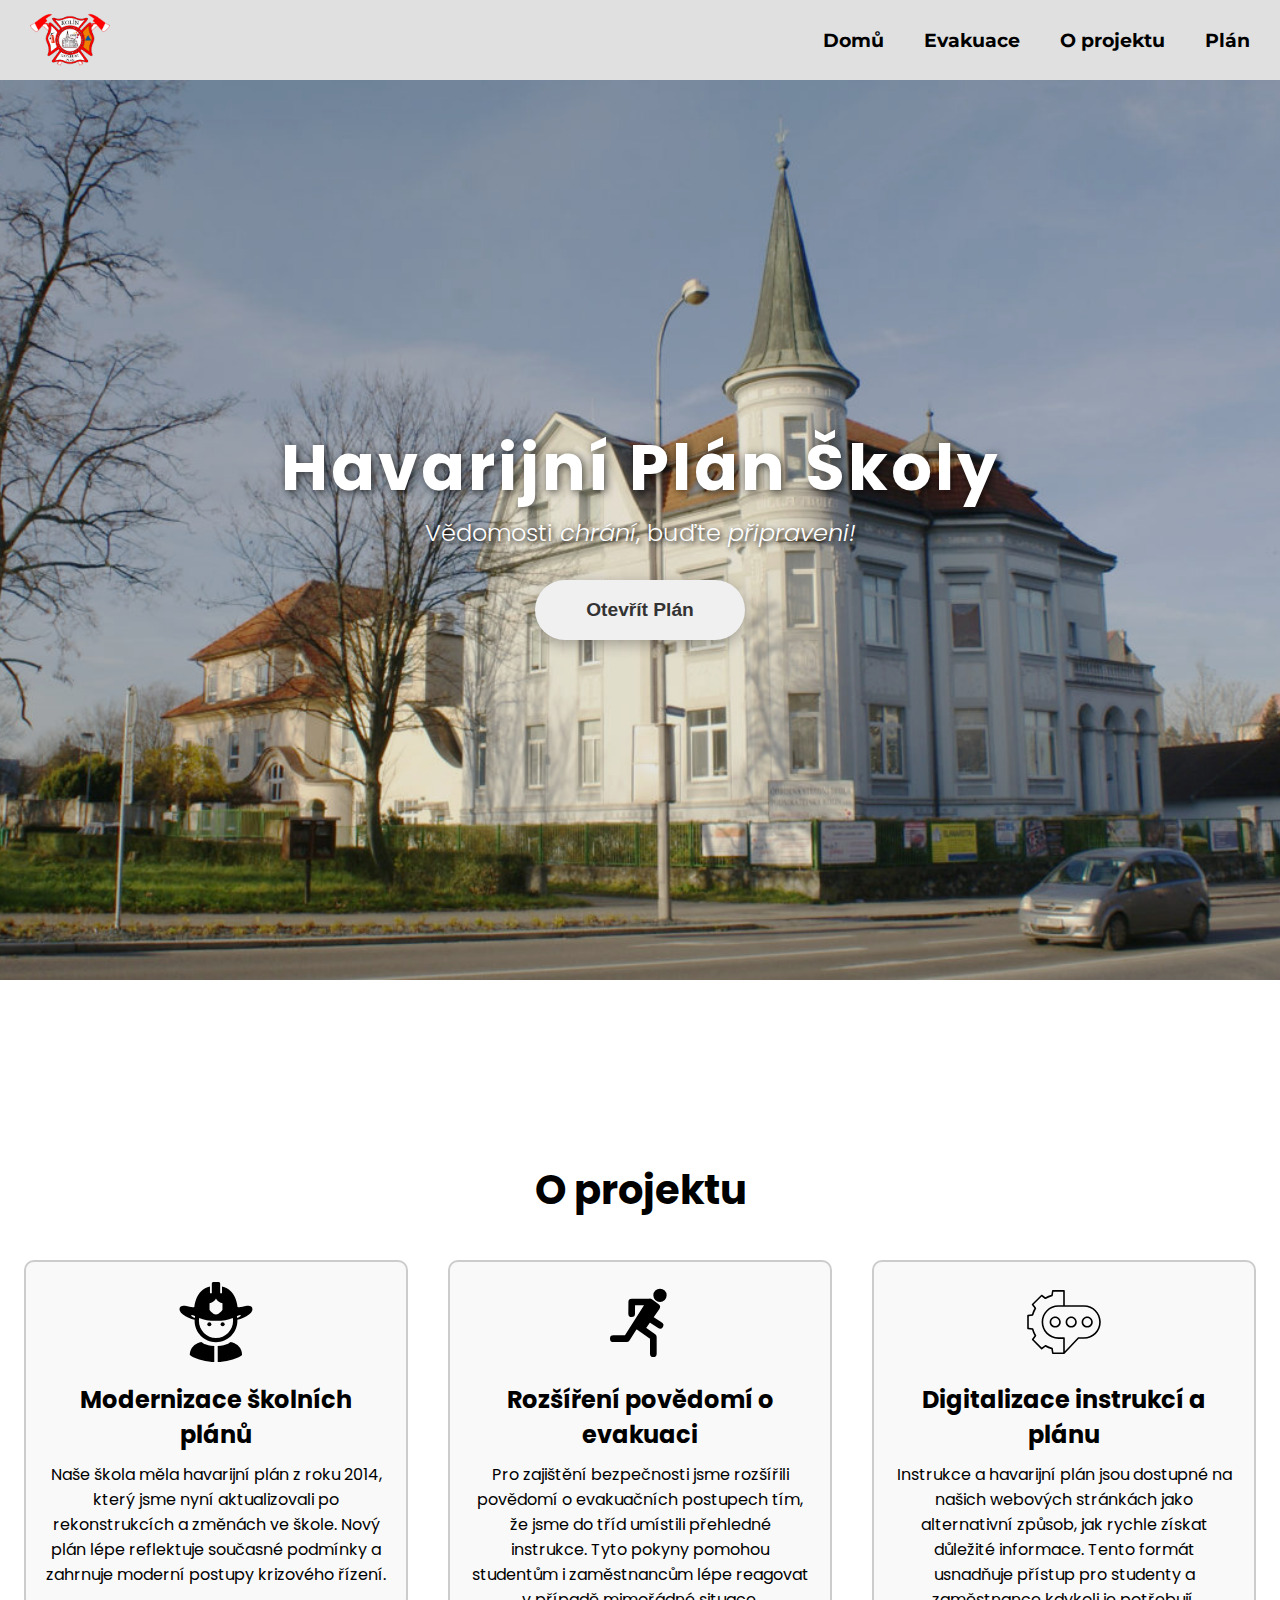
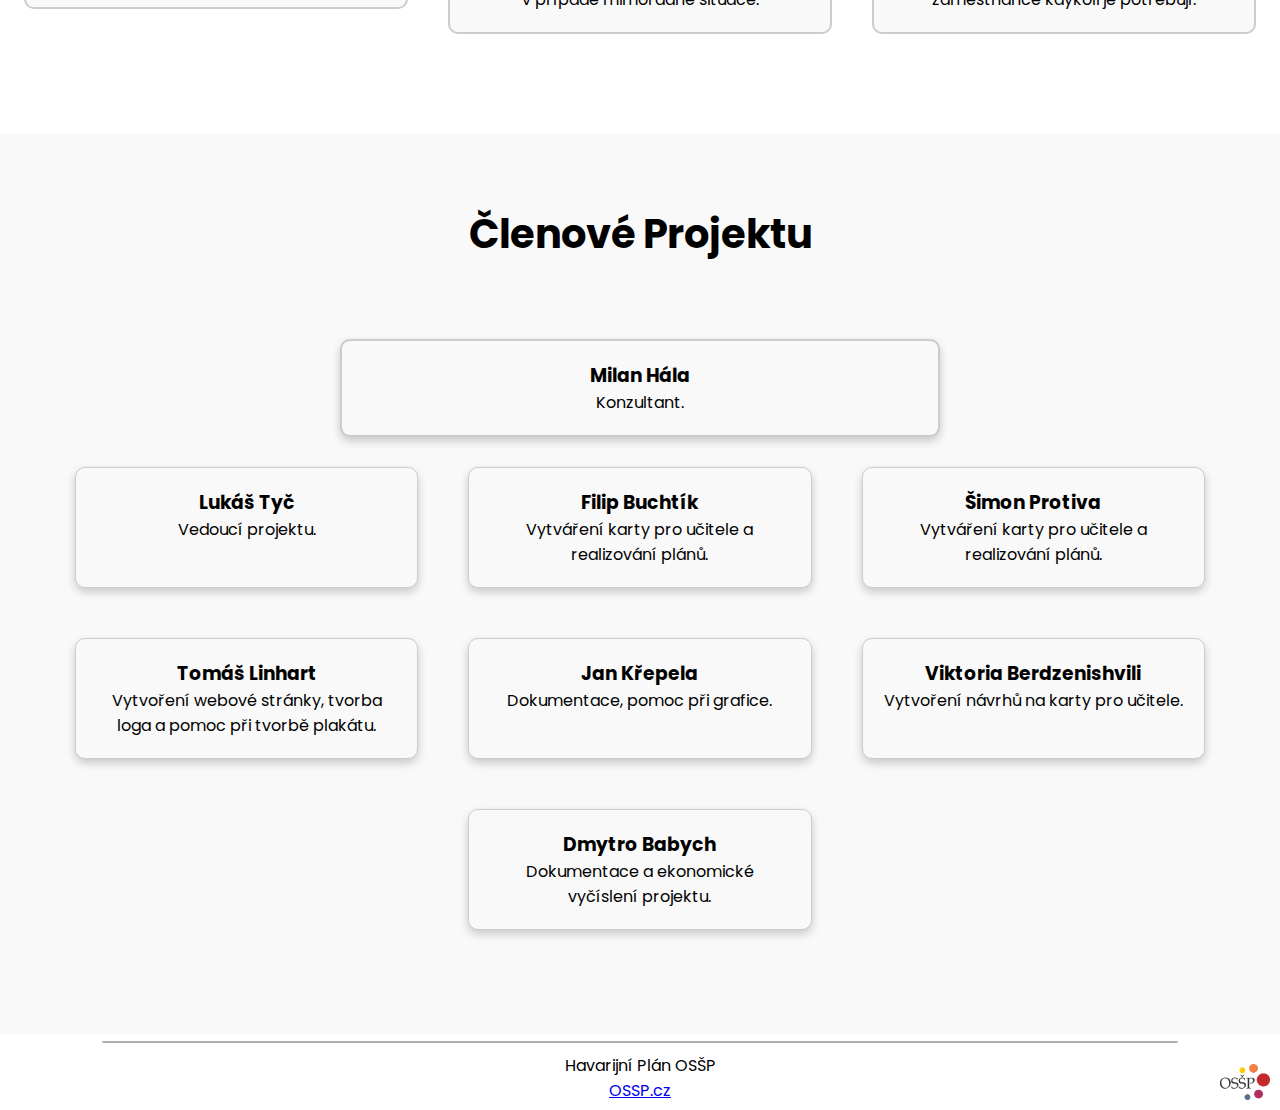
<file: index.html>
<!DOCTYPE html>
<html lang="cs">

<head>
    <meta charset="UTF-8">
    <meta name="viewport" content="width=device-width, initial-scale=1.0">
    <link href="https://fonts.googleapis.com/css2?family=Poppins:wght@400;700&display=swap" rel="stylesheet">
    <link href="https://fonts.googleapis.com/css2?family=Montserrat:wght@400;700&display=swap" rel="stylesheet">
    <link rel="icon" type="image/x-icon" href="img/iconicon.ico">
    <title>• Domov</title>
    <link rel="stylesheet" href="styles.css">
</head>

<body>
    <header>
        <img src="img/logo.webp" alt="Logo" class="logo" draggable="false">
        <div class="hamburger" id="hamburger" onclick="toggleMenu()">&#9776;</div>
        <nav id="nav-menu">
            <ul>
                <li><a href="index.html">Domů</a></li>
                <li><a href="evakuace.html">Evakuace</a></li>
                <li><a href="#onas" onclick="closeMenu()">O projektu</a></li>
                <li><a href="plan.html">Plán</a></li>
            </ul>
        </nav>
    </header>    

    <!-- Landing Section -->
    <section class="landing">
        <div class="content">
            <h1>Havarijní Plán Školy</h1>
            <p style="text-shadow: 2px 2px 5px rgba(0, 0, 0, 1);">Vědomosti <em>chrání</em>, buďte <em>připraveni!</em></p>
            <button class="primary-button" onclick="location.href='plan.html';">Otevřít Plán</button>
        </div>
    </section><br><br><br><br>


    <!-- O nás Section -->
    <section id="onas">
        <h2>O projektu</h2>
        <div class="bubble-section">
            <!-- Bubliny pro informace -->
            <div class="bubble">
                <img src="img/fighter.svg" alt="Ikona 1" draggable="false">
                <h3>Modernizace školních plánů</h3>
                <p>Naše škola měla havarijní plán z roku 2014, který jsme nyní aktualizovali po rekonstrukcích a změnách ve škole. 
                Nový plán lépe reflektuje současné podmínky a zahrnuje moderní postupy krizového řízení.</p>
            </div>
            <div class="bubble">
                <img src="img/run.svg" alt="Ikona 2" draggable="false">
                <h3>Rozšíření povědomí o evakuaci</h3>
                <p>Pro zajištění bezpečnosti jsme rozšířili povědomí o evakuačních postupech tím, že jsme do tříd umístili přehledné instrukce. 
                Tyto pokyny pomohou studentům i zaměstnancům lépe reagovat v případě mimořádné situace.</p>
            </div>
            <div class="bubble">
                <img src="img/dig.svg" alt="Ikona 3" draggable="false">
                <h3>Digitalizace instrukcí a plánu</h3>
                <p>Instrukce a havarijní plán jsou dostupné na našich webových stránkách jako alternativní způsob, jak rychle získat důležité informace. 
                Tento formát usnadňuje přístup pro studenty a zaměstnance kdykoli je potřebují.</p>
            </div>
        </div><br><br><br><br>

    <section id="members">
        <h2>Členové Projektu</h2>
        <div class="members-container">
            <div class="large-member-card">
                <h3>Milan Hála</h3>
                <p>Konzultant.</p>
            </div>
            <div class="members-grid">
                <div class="member-card">
                    <h3>Lukáš Tyč</h3>
                    <p>Vedoucí projektu.</p>
                </div>
                <div class="member-card">
                    <h3>Filip Buchtík</h3>
                    <p>Vytváření karty pro učitele a realizování plánů.</p>
                </div>
                <div class="member-card">
                    <h3>Šimon Protiva</h3>
                    <p>Vytváření karty pro učitele a realizování plánů.</p>
                </div>
                <div class="member-card">
                    <h3>Tomáš Linhart</h3>
                    <p>Vytvoření webové stránky, tvorba loga a pomoc při tvorbě plakátu.</p>
                </div>
                <div class="member-card">
                    <h3>Jan Křepela</h3>
                    <p>Dokumentace, pomoc při grafice.</p>
                </div>
                <div class="member-card">
                    <h3>Viktoria Berdzenishvili</h3>
                    <p>Vytvoření návrhů na karty pro učitele.</p>
                </div>
                <div class="member-card member-7">
                    <h3>Dmytro Babych</h3>
                    <p>Dokumentace a ekonomické vyčíslení projektu.</p>
                </div>
            </div>
        </div>
    </section>
    <footer>
        <div class="footer-content">
            <hr style="border: 0.1em solid rgb(173, 173, 173); width: 85%; margin: 0 auto 10px auto; border-radius: 8px;">
            <p>Havarijní Plán OSŠP</p>
            <a href="https://www.ossp.cz" target="_blank">OSSP.cz</a>
            <img src="img/ossp.webp" alt="OSSP" class="footer-logo" draggable="false">
        </div>
    </footer>
    </section>
    </div>
    <script>
        function toggleMenu() {
            const navMenu = document.getElementById('nav-menu');
            navMenu.classList.toggle('active');
            
            hamburger.classList.toggle("open");
            
            // Změna ikony mezi "hamburger" a "X"
            if (hamburger.classList.contains("open")) {
                hamburger.innerHTML = "&#10005;"; // X symbol
            } else {
                hamburger.innerHTML = "&#9776;"; // Hamburger symbol
            }
        
            // Zablokování scrollování při otevření menu
            if (navMenu.classList.contains('active')) {
                document.body.style.overflow = 'hidden';
            } else {
                document.body.style.overflow = 'auto';
            }
        }
        
        function closeMenu() {
            const navMenu = document.getElementById('nav-menu');
            navMenu.classList.remove('active');
            hamburger.classList.remove("open");
            hamburger.innerHTML = "&#9776;"; // Změna na hamburger symbol
        
            // Zpět scrollování
            document.body.style.overflow = 'auto';
        }        
    </script>
</body>
</html>
</file>
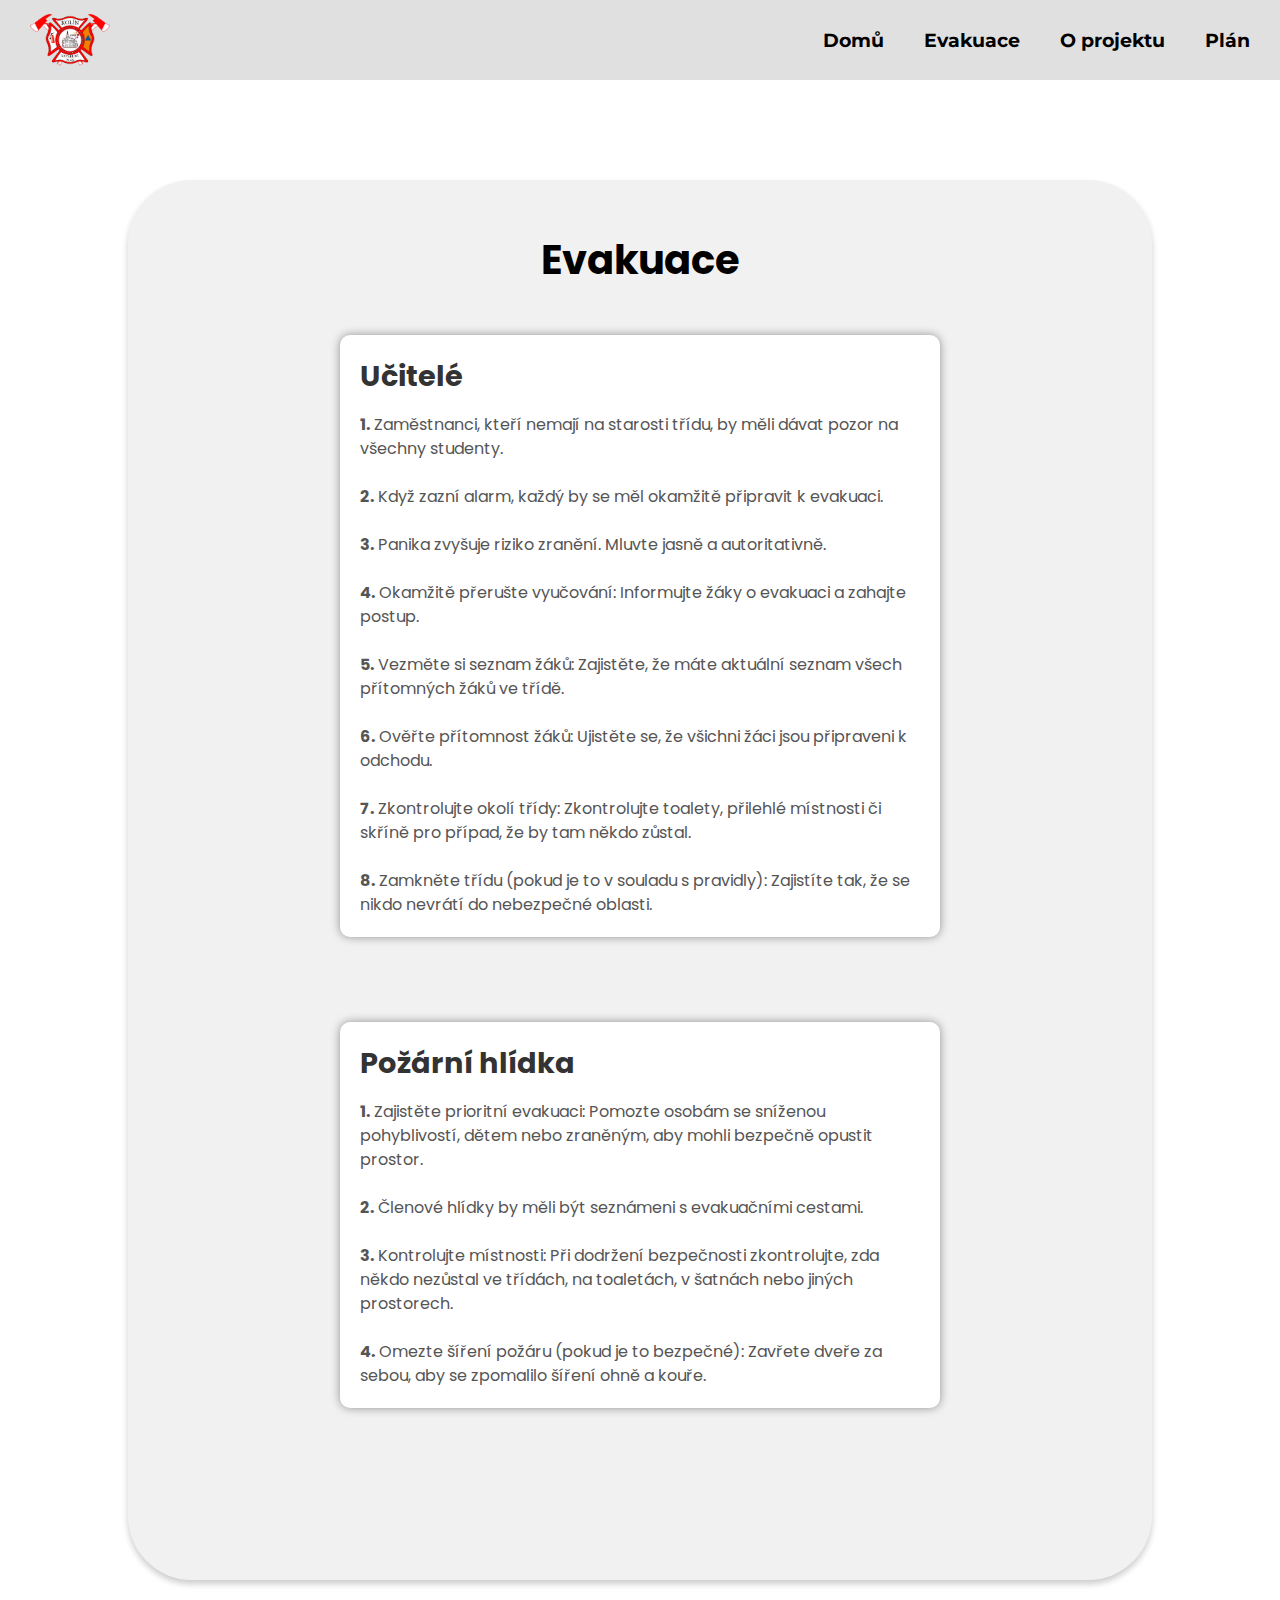
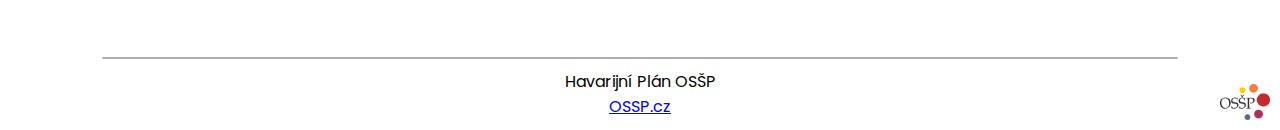
<file: evakuace.html>
<!DOCTYPE html>
<html lang="cs">

<head>
    <meta charset="UTF-8">
    <meta name="viewport" content="width=device-width, initial-scale=1.0">
    <link href="https://fonts.googleapis.com/css2?family=Poppins:wght@400;700&display=swap" rel="stylesheet">
    <link href="https://fonts.googleapis.com/css2?family=Montserrat:wght@400;700&display=swap" rel="stylesheet">
    <link rel="icon" type="image/x-icon" href="img/iconicon.ico">
    <title>• Evakuace</title>
    <link rel="stylesheet" href="styles3.css">
</head>

<body>
    <div class="wrapper">
        <header>
            <img src="img/logo.webp" alt="Logo" class="logo" draggable="false">
            <div class="hamburger" id="hamburger" onclick="toggleMenu()">&#9776;</div>
            <nav id="nav-menu">
                <ul>
                    <li><a href="index.html">Domů</a></li>
                    <li><a href="evakuace.html">Evakuace</a></li>
                    <li><a href="index.html#onas">O projektu</a></li>
                    <li><a href="plan.html">Plán</a></li>
                </ul>
            </nav>
        </header>   
        <section id="evakuace">
            <h2>Evakuace</h2>
            <br>
            <div class="bubble-section">
                <div class="bubble">
                    <h3>Učitelé</h3>
                    <div class="points">
                        <p><b>1.</b> Zaměstnanci, kteří nemají na starosti třídu, by měli dávat pozor na všechny studenty.</p>
                        <br>
                        <p><b>2.</b> Když zazní alarm, každý by se měl okamžitě připravit k evakuaci.</p>
                        <br>
                        <p><b>3.</b> Panika zvyšuje riziko zranění. Mluvte jasně a autoritativně.</p>
                        <br>
                        <p><b>4.</b> Okamžitě přerušte vyučování: Informujte žáky o evakuaci a zahajte postup.</p>
                        <br>
                        <p><b>5.</b> Vezměte si seznam žáků: Zajistěte, že máte aktuální seznam všech přítomných žáků ve třídě.</p>
                        <br>
                        <p><b>6.</b> Ověřte přítomnost žáků: Ujistěte se, že všichni žáci jsou připraveni k odchodu.</p>
                        <br>
                        <p><b>7.</b> Zkontrolujte okolí třídy: Zkontrolujte toalety, přilehlé místnosti či skříně pro případ, že by tam někdo zůstal.</p>
                        <br>
                        <p><b>8.</b> Zamkněte třídu (pokud je to v souladu s pravidly): Zajistíte tak, že se nikdo nevrátí do nebezpečné oblasti.</p>
                    </div>
                </div><br>

                <div class="bubble">
                    <h3>Požární hlídka</h3>
                    <div class="points">
                        <p><b>1.</b> Zajistěte prioritní evakuaci: Pomozte osobám se sníženou pohyblivostí, dětem nebo zraněným, aby mohli bezpečně opustit prostor.</p>
                        <br>
                        <p><b>2.</b> Členové hlídky by měli být seznámeni s evakuačními cestami.</p>
                        <br>
                        <p><b>3.</b> Kontrolujte místnosti: Při dodržení bezpečnosti zkontrolujte, zda někdo nezůstal ve třídách, na toaletách, v šatnách nebo jiných prostorech.</p>
                        <br>
                        <p><b>4.</b> Omezte šíření požáru (pokud je to bezpečné): Zavřete dveře za sebou, aby se zpomalilo šíření ohně a kouře.</p>
                    </div>
                </div>
            </div><br><br><br><br>
            <footer>
                <div class="footer-content">
                    <hr style="border: 0.1em solid rgb(173, 173, 173); width: 85%; margin: 0 auto 10px auto; border-radius: 8px;">
                    <p>Havarijní Plán OSŠP</p>
                    <a href="https://www.ossp.cz" target="_blank">OSSP.cz</a>
                    <img src="img/ossp.webp" alt="OSSP" class="footer-logo" draggable="false">
                </div>
            </footer>
        </section>
    </div>
    <script>
        function toggleMenu() {
            const navMenu = document.getElementById('nav-menu');
            navMenu.classList.toggle('active');
            
            hamburger.classList.toggle("open");
            
            // Změna ikony mezi "hamburger" a "X"
            if (hamburger.classList.contains("open")) {
                hamburger.innerHTML = "&#10005;"; // X symbol
            } else {
                hamburger.innerHTML = "&#9776;"; // Hamburger symbol
            }
        
            // Zablokování scrollování při otevření menu
            if (navMenu.classList.contains('active')) {
                document.body.style.overflow = 'hidden';
            } else {
                document.body.style.overflow = 'auto';
            }
        }
            </script>
</body>
</html>
</file>
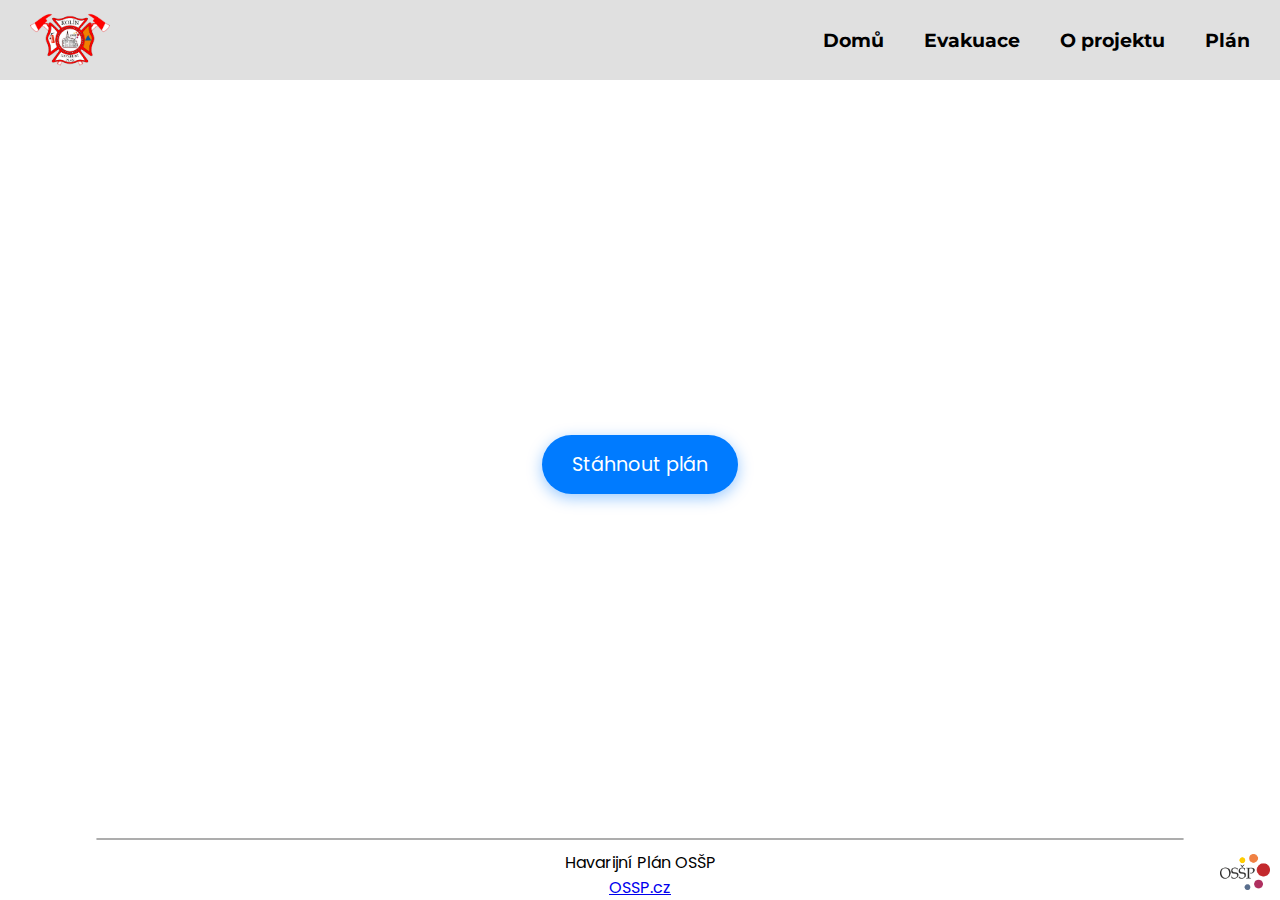
<file: plan.html>
<!DOCTYPE html>
<html lang="en">
<head>
    <meta charset="UTF-8">
    <meta name="viewport" content="width=device-width, initial-scale=1.0">
    <link rel="icon" type="image/x-icon" href="img/iconicon.ico">
    <link href="https://fonts.googleapis.com/css2?family=Poppins:wght@400;700&display=swap" rel="stylesheet">
    <link href="https://fonts.googleapis.com/css2?family=Montserrat:wght@400;700&display=swap" rel="stylesheet">
    <link rel="stylesheet" href="styles2.css">
    <title>• Plán</title>
</head>
<body>
    <header>
        <img src="img/logo.webp" alt="Logo" class="logo" draggable="false">
        <div class="hamburger" id="hamburger" onclick="toggleMenu()">&#9776;</div>
        <nav id="nav-menu">
            <ul>
                <li><a href="index.html">Domů</a></li>
                <li><a href="evakuace.html">Evakuace</a></li>
                <li><a href="index.html#onas">O projektu</a></li>
                <li><a href="plan.html">Plán</a></li>
            </ul>
        </nav>
    </header>    

    <div class="button-container">
        <a href="#" class="download-button" onclick="showPasswordField()">Stáhnout plán</a>
        <div id="password-container" style="display: none;">
            <input type="password" id="password" placeholder="Zadejte heslo">
            <button onclick="validatePassword()">Potvrdit</button>
            <p id="error-message">Nesprávné heslo. Zkuste to znovu.</p>
        </div>
    </div>
    

    <footer>
        <div class="footer-content">
            <hr style="border: 0.1em solid rgb(173, 173, 173); width: 85%; margin: 0 auto 10px auto; border-radius: 8px;">
            <p>Havarijní Plán OSŠP</p>
            <a href="https://www.ossp.cz" target="_blank">OSSP.cz</a>
            <img src="img/ossp.webp" alt="OSSP" class="footer-logo" draggable="false">
        </div>
    </footer>

    <script>
        function toggleMenu() {
            const navMenu = document.getElementById('nav-menu');
            navMenu.classList.toggle('active');
            hamburger.classList.toggle("open");

            if (hamburger.classList.contains("open")) {
                hamburger.innerHTML = "&#10005;"; // X symbol
            } else {
                hamburger.innerHTML = "&#9776;"; // Hamburger symbol
            }

            if (navMenu.classList.contains('active')) {
                document.body.style.overflow = 'hidden';
            } else {
                document.body.style.overflow = 'auto';
            }
        }

            function showPasswordField() {
                document.getElementById("password-container").style.display = "flex";
            }
        
            function validatePassword() {
                const passwordInput = document.getElementById("password").value;
                const correctPassword = "Plan_SKOLY389";
                
                if (passwordInput === correctPassword) {
                    window.open("src/Havarijni plany.pdf");
                } else {
                    document.getElementById("error-message").style.display = "block";
                }
            }
        
        function downloadFiles() {
            const passwordInput = document.getElementById('password').value;
            const correctPassword = "Plan_SKOLY389";
            const errorMessage = document.getElementById('error-message');

            if (passwordInput === correctPassword) {
                errorMessage.style.display = 'none';

                const files = ["Havarijni plan.pdf", "Kontrolni cinnosti.pdf"];
                files.forEach(file => {
                    const a = document.createElement('a');
                    a.href = file;
                    a.download = file;
                    document.body.appendChild(a);
                    a.click();
                    document.body.removeChild(a);
                });
            } else {
                errorMessage.style.display = 'block';
            }
        }
    </script>
</body>
</html>
</file>
<file: styles.css>
* {
    padding: 0;
    margin: 0;
    box-sizing: border-box;
}

body {
    font-family: "Poppins", sans-serif;
    height: 100vh;
    margin: 0;
}

html, body {
    height: 100%;
    scroll-behavior: smooth;
}

/* Styly pro Webkit (Chrome, Safari, Edge) */
::-webkit-scrollbar {
    width: 8px; /* Šířka scrollbaru */
}

::-webkit-scrollbar-track {
    background: #f0f0f0; /* Barva pozadí scrollbaru */
}

::-webkit-scrollbar-thumb {
    background-color: #888; /* Barva posuvníku */
    border-radius: 10px; /* Zaoblení posuvníku */
    border: 2px solid #973434; /* Barva okraje posuvníku, aby se vytvořil efekt mezer */
}

::-webkit-scrollbar-thumb:hover {
    background-color: #555; /* Barva posuvníku při hoveru */
}

/* Styly pro Firefox */
* {
    scrollbar-width: thin; /* Šířka scrollbaru */
    scrollbar-color: #888 #f0f0f0; /* Barva posuvníku a pozadí */
}

header {
    display: flex;
    font-family: 'Montserrat', sans-serif;
    justify-content: space-between;
    align-items: center;
    padding: 40px 30px;
    background-color: #e0e0e0;
    border-bottom: none;
    position: relative;
    width: 100%;
    cursor: pointer;
    top: 0;
    left: 0;
    z-index: 100;
    transition: background-color 0.3s, color 0.3s, text-shadow 0.3s, backdrop-filter 0.3s, border-bottom 0.3s;
    height: 60px;
}

header a {
    color: black;
    transition: color 0.3s, transform 0.3s;
}

header a:hover {
    transform: scale(1.1);
    color: gray;
}

.logo {
    max-height: 5rem;
    width: auto;
}

/* Základní styl pro navigaci na počítačových viewportích */
nav ul {
    list-style: none;
    display: flex;
    gap: 40px;
}

nav ul li a {
    text-decoration: none;
    color: black;
    font-weight: bold;
    font-size: 1.2rem;
    transition: color 0.3s, transform 0.3s;
}

nav ul li a:hover {
    transform: scale(1.1);
    color: gray;
}

/* Styl pro menu na počítačích */
#nav-menu {
    display: flex;
}

@media (max-width: 768px) {
    #nav-menu {
        display: none;
        position: fixed;
        top: 50%;
        left: 50%;
        transform: translate(-50%, -50%);
        width: 100%;
        height: 100%;
        background-color: rgba(224, 224, 224, 0.95);
        z-index: 1000;
        padding-top: 60px;
    }
    
    #nav-menu ul {
        list-style-type: none;
        padding: 0;
        text-align: center;
    }
    
    #nav-menu ul li {
        margin: 20px 0;
    }
    
    /* Přidání stylu pro aktivní stav */
    #nav-menu.active {
        display: block;
    }
    
    #nav-menu ul {
        list-style-type: none;
        padding: 0;
        text-align: center;
    }

    #nav-menu ul li {
        margin: 20px 0;
    }

    #nav-menu a {
        text-decoration: none;
        color: black;
        font-size: 1.5rem;
        transition: color 0.3s, transform 0.3s;
    }

    .header{
        background-color: rgba(224, 224, 224, 0.95);
    }

    #nav-menu a:hover {
        color: gray;
        transform: scale(1.1);
    }

    /* Zobrazení hamburger ikony na mobilních zařízeních */
    .hamburger {
        display: block;
        cursor: pointer;
        font-size: 2rem;
        top: 10px;
        right: 20px;
        z-index: 1100; /* Vyšší než menu, aby byla ikona vždy viditelná */
    }

    .hamburger.open {
        color: rgb(0, 0, 0); /* Změna barvy nebo stylu pro ikonu, když je otevřená */
    }
}

@media (min-width: 769px) {
    /* Skrytí hamburger ikony na větších obrazovkách */
    .hamburger {
        display: none;
    }

    /* Nastavení menu na počítačích */
    #nav-menu {
        display: flex;
        gap: 40px;
    }

    #nav-menu ul {
        display: flex;
    }
    .header{
        background-color: #e0e0e0;
    }
}

.landing {
    height: 100vh;
    background: url('img/landing.jpg') no-repeat center center/cover;
    backdrop-filter: blur(90px);
    display: flex;
    justify-content: center;
    align-items: center;
    color: white;
    text-align: center;
}

.landing::before {
    content: "";
    position: absolute;
    top: 0;
    left: 0;
    width: 100%;
    height: 100%;
    background: rgba(0, 0, 0, 0.1);
    z-index: 1;
}

.landing .content {
    position: relative;
    z-index: 2;
}

.landing .content h1 {
    font-size: 4rem;
    font-weight: bold;
    text-shadow: 2px 2px 10px rgba(0, 0, 0, 0.7);
    letter-spacing: 3px;
}

.landing .content p {
    font-size: 1.5rem;
    font-weight: 300;
    margin-bottom: 30px;
    text-shadow: 1px 1px 10px rgba(0, 0, 0, 0.7);
}

.primary-button {
    padding: 1.2rem 3.2rem;
    font-size: 1.2rem;
    background-color: #f0f0f0;
    color: #333;
    font-weight: bold;
    border: none;
    cursor: pointer;
    border-radius: 50px;
    transition: background-color 0.3s, transform 0.3s, box-shadow 0.3s ease-in-out;
    box-shadow: 0px 4px 15px rgba(0, 0, 0, 0.3);
}

.primary-button:hover {
    background-color: #e0e0e0;
    transform: scale(1.1);
    box-shadow: 0px 6px 15px rgba(0, 0, 0, 0.4);
}

#onas {
    background-color: #ffffff;
    min-height: 150vh;
    margin-top: 5rem;
}

#onas h2 {
    text-align: center;
    margin-bottom: 40px;
    font-size: 2.5rem;
}

.bubble-section {
    display: flex;
    justify-content: center; /* Centrování bublin */
    align-items: flex-start; /* Zarovnání bublin na začátek (horní část) */
    flex-wrap: wrap; /* Přizpůsobení pro mobil */
    gap: 40px;
}

.bubble {
    text-align: center;
    width: 30%;
    min-height: 250px; 
    display: flex; 
    flex-direction: column; 
    justify-content: center; 
    padding: 20px; 
    background-color: #f9f9f9; 
    border: 2px solid #ccc; 
    border-radius: 10px; 
    transition: transform 0.3s ease; /* Přidání přechodu pro animaci */
}

.bubble:hover {
    transform: scale(1.05); /* Zvětšení bubliny o 5% při hoveru */
}

.bubble img {
    width: 80px; /* Šířka obrázku */
    margin: 0 auto 20px; /* Uložení obrázku do středu */
    display: block; /* Zajištění, že obrázek je blokový prvek */
    align-self: center; /* Zarovnání obrázku na střed */
}

.bubble h3 {
    margin-bottom: 10px;
    font-size: 1.5rem;
    flex-grow: 1; /* Umožnění nadpisu růst a zabírat prostor */
}

#members {
    min-height: 100vh;
    display: flex;
    flex-direction: column;
    align-items: center;
    justify-content: flex-start;
    background-color: #f9f9f9;
    padding-top: 50px;
}

h2 {
    margin: 20px 0;
    font-size: 2em;
    text-align: center; /* Centrování nadpisů */
}

.members-container {
    display: flex;
    flex-direction: column;
    align-items: center; /* Uložení hlavní karty na střed */
    width: 100%;
    max-width: 1200px;
    padding: 35px;
}

.large-member-card {
    display: flex;
    flex-direction: column;
    align-items: center; /* Uložení obsahu na střed */
    text-align: center; /* Uložení textu na střed */
    padding: 20px;
    margin-bottom: 30px; /* Mezera mezi větší kartou a ostatními kartami */
    border: 2px solid #ccc; /* Rámeček */
    border-radius: 10px; /* Zaoblení rohů */
    background-color: #f9f9f9; /* Pozadí */
    width: 80%; /* Šířka větší karty */
    max-width: 600px; /* Maximální šířka */
    box-shadow: 0 4px 10px rgba(0, 0, 0, 0.2);
    transition: transform 0.3s ease;
}

.large-member-card:hover {
    transform: scale(1.05);
}

.members-grid {
    display: grid;
    grid-template-columns: repeat(3, 1fr); /* Tři sloupce pro členy */
    gap: 50px;
    width: 100%;
}

.member-card {
    display: flex;
    flex-direction: column;
    align-items: center;
    text-align: center;
    padding: 20px;
    border: 1px solid #ccc;
    border-radius: 10px;
    background-color: #f9f9f9;
    box-shadow: 0 4px 10px rgba(0, 0, 0, 0.2);
    transition: transform 0.3s ease; /* Přidání přechodu pro animaci */
}

.member-card:hover {
    transform: scale(1.05); /* Zvětšení člena o 5% při hoveru */
}

.member-card.member-7 {
    grid-column: 2 / 3; /* Umístí člena 7 do středu */
    justify-self: center; /* Zajistí, že bude karta uprostřed */
    align-self: center; /* Svislé zarovnání na střed */
    display: flex;
    flex-direction: column;
    text-align: center;
    padding: 20px;
    border: 1px solid #ccc; /* Přidání ohraničení */
    border-radius: 10px;
    background-color: #f9f9f9;
    transition: transform 0.3s ease; /* Přidání přechodu pro animaci */
}

.member-card.member-7:hover {
    transform: scale(1.05); /* Zvětšení karty o 5% při hoveru */
}

.wrapper {
    min-height: 100vh;
    position: relative;
}

.footer-logo {
    position: absolute;
    bottom: 10px; /* Umístění 10px od spodního okraje */
    right: 10px; /* Umístění 10px od pravého okraje */
    width: 50px; /* Nastavení velikosti obrázku */
    height: auto; /* Udržení poměru stran */
}

footer {
    color: black;
    text-align: center;
    width: 100%;
    position: relative; /* Zajištění, že footer je součástí toku stránky */
    bottom: 0;
    left: 0;
    margin-top: auto; /* Ujistěte se, že footer končí na konci obsahu */
}

.footer-content {
    padding: 7px;
}

.footer-content a {
    font-size: 1rem;
}

@media (max-width: 1200px) {
    .members-grid {
        grid-template-columns: 1fr; /* Jeden sloupec pro mobilní zařízení */
        gap: 35px;
        width: 70%;
    }

    .member-card.member-7 {
        grid-column: auto; /* Zrušení umístění člena 7 do specifického sloupce */
        width: 100%;
    }

    .bubble {
        width: 45%; 
    }

    .landing .content h1 {
        font-size: 3rem; 
    }

    .landing .content p {
        font-size: 1.2rem; 
    }

    .bubble-section {
        flex-direction: column; /* Uložení prvků pod sebe */
        align-items: center;
    }
}

@media (max-width: 768px) {
    nav ul {
        flex-direction: column;
        gap: 20px; 
    }

    .bubble {
        width: 80%; 
    }

    .members-grid {
        grid-template-columns: 1fr; /* Jeden sloupec pro mobilní zařízení */
        gap: 20px;
        width: 90%;
    }

    .member-card.member-7 {
        grid-column: auto; /* Zajištění, že se karta na mobilních zařízeních umístí normálně */
        width: 100%;
    }

    .landing .content h1 {
        font-size: 2.5rem; 
    }

    .landing .content p {
        font-size: 1rem; 
    }

    #onas {
        padding: 50px 20px;
    }

    .bubble-section {
        flex-direction: column;
        align-items: center;
    }

    #onas h2 {
        font-size: 2rem;
    }

    .bubble {
        width: 100%; 
    }
    .primary-button {
        padding: 1rem 2.9rem;
        font-size: 1rem;
    }
}
</file>
<file: styles3.css>
* {
    padding: 0;
    margin: 0;
    box-sizing: border-box;
}

body {
    font-family: "Poppins", sans-serif;
    height: 100vh; /* Add this */
    margin: 0;
}

html, body {
    height: 100%;
    scroll-behavior: smooth;
}

::-webkit-scrollbar {
    width: 8px; /* Šířka scrollbaru */
}

::-webkit-scrollbar-track {
    background: #f0f0f0; /* Barva pozadí scrollbaru */
}

::-webkit-scrollbar-thumb {
    background-color: #888; /* Barva posuvníku */
    border-radius: 10px; /* Zaoblení posuvníku */
    border: 2px solid #973434; /* Barva okraje posuvníku, aby se vytvořil efekt mezer */
}

::-webkit-scrollbar-thumb:hover {
    background-color: #555; /* Barva posuvníku při hoveru */
}

/* Styly pro Firefox */
* {
    scrollbar-width: thin; /* Šířka scrollbaru */
    scrollbar-color: #888 #f0f0f0; /* Barva posuvníku a pozadí */
}

header {
    display: flex;
    font-family: 'Montserrat', sans-serif;
    justify-content: space-between;
    align-items: center;
    padding: 40px 30px;
    background-color: #e0e0e0;
    border-bottom: none;
    position: relative;
    width: 100%;
    cursor: pointer;
    top: 0;
    left: 0;
    z-index: 100;
    transition: background-color 0.3s, color 0.3s, text-shadow 0.3s, backdrop-filter 0.3s, border-bottom 0.3s;
    height: 60px;
}

header a {
    color: black;
    transition: color 0.3s, transform 0.3s;
}

header a:hover {
    transform: scale(1.1);
    color: gray;
}

.logo {
    max-height: 5rem;
    width: auto;
}

/* Základní styl pro navigaci na počítačových viewportích */
nav ul {
    list-style: none;
    display: flex;
    gap: 40px;
}

nav ul li a {
    text-decoration: none;
    color: black;
    font-weight: bold;
    font-size: 1.2rem;
    transition: color 0.3s, transform 0.3s;
}

nav ul li a:hover {
    transform: scale(1.1);
    color: gray;
}

/* Styl pro menu na počítačích */
#nav-menu {
    display: flex;
}

@media (max-width: 768px) {
    #nav-menu {
        display: none; /* Skryté výchozí */
        position: fixed;
        top: 50%;
        left: 50%;
        transform: translate(-50%, -50%);
        width: 100%;
        height: 100%;
        background-color: rgba(224, 224, 224, 0.95);
        z-index: 1000;
        padding-top: 60px;
        flex-direction: column; /* Položky pod sebou */
    }
    
    #nav-menu.active {
        display: flex; /* Zobrazit jako flexbox, když je aktivní */
    }
    
    #nav-menu ul {
        list-style-type: none;
        padding: 0;
        text-align: center;
        display: flex; /* Mělo by být 'flex' pro zarovnání textu, ale můžeš zkusit 'block' */
        flex-direction: column; /* Aby byly položky pod sebou */
    }
    
    #nav-menu ul li {
        margin: 20px 0;
    }
    
    #nav-menu a {
        text-decoration: none;
        color: black;
        font-size: 1.5rem;
        transition: color 0.3s, transform 0.3s;
    }

    .header{
        background-color: rgba(224, 224, 224, 0.95);
    }
}
    #nav-menu a:hover {
        color: gray;
        transform: scale(1.1);
    }

    /* Zobrazení hamburger ikony na mobilních zařízeních */
    .hamburger {
        display: block;
        cursor: pointer;
        font-size: 2rem;
        top: 10px;
        right: 20px;
        z-index: 1100; /* Vyšší než menu, aby byla ikona vždy viditelná */
    }

    .hamburger.open {
        color: rgb(0, 0, 0); /* Změna barvy nebo stylu pro ikonu, když je otevřená */
    }

@media (min-width: 769px) {
    /* Skrytí hamburger ikony na větších obrazovkách */
    .hamburger {
        display: none;
    }

    /* Nastavení menu na počítačích */
    #nav-menu {
        display: flex;
        gap: 40px;
    }

    #nav-menu ul {
        display: flex;
    }
    .header{
        background-color: #e0e0e0;
    }
}

#evakuace {
    padding: 50px 20px; /* Vnitřní okraje pro sekci */
    background-color: #f1f1f1; /* Světle šedé pozadí */
    width: 80%; /* Šířka sekce */
    margin: 100px auto 0 auto; /* Středování sekce */
    border-radius: 4rem; /* Zakulacené rohy */
    box-shadow: 0px 4px 6px rgba(0, 0, 0, 0.2); /* Stín pro sekci */
    min-height: 1400px; /* Zvětšení minimální výšky sekce (nyní 600px) */
}
#evakuace h2 {
    text-align: center; /* Zarovnání nadpisu na střed */
    margin-bottom: 20px; /* Mezery pod nadpisem */
    font-size: 2.5rem; /* Velikost nadpisu */
}

.bubble-section {
    display: flex;
    flex-direction: column; /* Uložení bublin pod sebe */
    align-items: center; /* Uložení na střed */
    gap: 30px; /* Mezery mezi bublinami */
}

.bubble {
    background-color: #ffffff; /* Barva pozadí bubliny */
    border-radius: 10px; /* Zaoblení rohů bubliny */
    padding: 20px; /* Vnitřní okraj bubliny */
    box-shadow: 0 0 10px rgba(0, 0, 0, 0.4); /* Stín bubliny */
    width: 90%; /* Šířka bubliny */
    max-width: 600px; /* Maximální šířka bubliny */
    text-align: left; /* Zarovnání textu vlevo */
}

.bubble h3 {
    margin-bottom: 15px; /* Mezery pod nadpisem bubliny */
    font-size: 1.8rem; /* Velikost nadpisu bubliny */
    color: #333; /* Barva nadpisu bubliny */
}

.bubble .points {
    color: #555; /* Barva textu pro body */
    line-height: 1.5; /* Řádkování pro lepší čitelnost */
}

.wrapper {
    min-height: 100vh; /* Set the minimum height to the viewport height */
    position: relative; /* Position the wrapper relative to the viewport */
    padding-bottom: 150px; /* Přidejte spodní odsazení pro footer */
}

footer {
    color: black; /* Barva textu */
    text-align: center; /* Zarovnání textu na střed */
    width: 100%; /* Zajištění, že footer je přes celou šířku */
    position: absolute; /* Umístění footeru */
    bottom: 0; /* Umístění na spodní část wrapperu */
    left: 0; /* Zajištění, že footer je přilepený k levé části */
    height: 80px; /* Nastavení výšky footeru, aby se zajistil prostor pro obsah */
}

.footer-logo {
    position: absolute;
    bottom: 10px; /* Umístění 10px od spodního okraje */
    right: 10px; /* Umístění 10px od pravého okraje */
    width: 50px; /* Nastavení velikosti obrázku */
    height: auto; /* Udržení poměru stran */
}

.footer-content {
    padding: 7px; /* Odsazení uvnitř footer-content */
}

.footer-content h2 {
    font-size: 1rem; /* Zmenšit velikost textu na 1.2 rem */
    font-weight: normal; /* Zmenšit tloušťku textu */
}

.footer-content a {
    font-size: 1rem; /* Zmenšit velikost textu na 1 rem */
}
</file>
<file: styles2.css>
* {
    padding: 0;
    margin: 0;
    box-sizing: border-box;
}

html, body {
    height: 100%; /* Délka pro tělo a html */
    scroll-behavior: smooth;
    overflow: hidden;
}

body {
    font-family: "Poppins", sans-serif;
    display: flex; /* Použití flexboxu */
    flex-direction: column;
}

header {
    display: flex;
    font-family: 'Montserrat', sans-serif;
    justify-content: space-between;
    align-items: center;
    padding: 40px 30px;
    background-color: #e0e0e0;
    border-bottom: none;
    position: relative;
    width: 100%;
    cursor: pointer;
    top: 0;
    left: 0;
    z-index: 100;
    transition: background-color 0.3s, color 0.3s, text-shadow 0.3s, backdrop-filter 0.3s, border-bottom 0.3s;
    height: 60px;
}

header a {
    color: black;
    transition: color 0.3s, transform 0.3s;
}

header a:hover {
    transform: scale(1.1);
    color: gray;
}

.logo {
    max-height: 5rem;
    width: auto;
}

/* Základní styl pro navigaci na počítačových viewportích */
nav ul {
    list-style: none;
    display: flex;
    gap: 40px;
}

nav ul li a {
    text-decoration: none;
    color: black;
    font-weight: bold;
    font-size: 1.2rem;
    transition: color 0.3s, transform 0.3s;
}

nav ul li a:hover {
    transform: scale(1.1);
    color: gray;
}

/* Styl pro menu na počítačích */
#nav-menu {
    display: flex;
}

@media (max-width: 768px) {
    #nav-menu {
        display: none; /* Skryté výchozí */
        position: fixed;
        top: 50%;
        left: 50%;
        transform: translate(-50%, -50%);
        width: 100%;
        height: 100%;
        background-color: rgba(224, 224, 224, 0.95);
        z-index: 1000;
        padding-top: 60px;
        flex-direction: column; /* Položky pod sebou */
    }
    
    #nav-menu.active {
        display: flex; /* Zobrazit jako flexbox, když je aktivní */
    }
    
    #nav-menu ul {
        list-style-type: none;
        padding: 0;
        text-align: center;
        display: flex; /* Mělo by být 'flex' pro zarovnání textu, ale můžeš zkusit 'block' */
        flex-direction: column; /* Aby byly položky pod sebou */
    }
    
    #nav-menu ul li {
        margin: 20px 0;
    }
    
    #nav-menu a {
        text-decoration: none;
        color: black;
        font-size: 1.5rem;
        transition: color 0.3s, transform 0.3s;
    }
    
    .header {
        background-color: rgba(224, 224, 224, 0.95);
    }
}
    #nav-menu a:hover {
        color: gray;
        transform: scale(1.1);
    }

    /* Zobrazení hamburger ikony na mobilních zařízeních */
    .hamburger {
        display: block;
        cursor: pointer;
        font-size: 2rem;
        top: 10px;
        right: 20px;
        z-index: 1100; /* Vyšší než menu, aby byla ikona vždy viditelná */
    }

    .hamburger.open {
        color: rgb(0, 0, 0); /* Změna barvy nebo stylu pro ikonu, když je otevřená */
    }

@media (min-width: 769px) {
    /* Skrytí hamburger ikony na větších obrazovkách */
    .hamburger {
        display: none;
    }

    /* Nastavení menu na počítačích */
    #nav-menu {
        display: flex;
        gap: 40px;
    }

    #nav-menu ul {
        display: flex;
    }
    .header {
        background-color: #e0e0e0;
    }
}

.button-container {
    flex: 1; /* Umožní tlačítku zabrat veškerý dostupný prostor */
    display: flex;
    justify-content: center; /* Horizontální vycentrování */
    align-items: center; /* Vertikální vycentrování */
}

/* Styl pro kontejner hesla */
#password-container {
    display: flex;
    flex-direction: column;
    align-items: center;
    margin-top: 20px;
    animation: fadeIn 0.5s ease-in-out; /* Animace pro jemný přechod */
}

@keyframes fadeIn {
    from {
        opacity: 0;
    }
    to {
        opacity: 1;
    }
}

#password-container {
    display: flex;
    flex-direction: column;
    align-items: center;
    margin-top: 10px; /* Zmenšení mezery nad heslem */
    animation: fadeIn 0.5s ease-in-out;
}

#password {
    width: 80%;
    max-width: 250px;
    padding: 8px;
    font-size: 1rem;
    border: 1px solid #ccc;
    border-radius: 5px;
    box-shadow: 0 4px 8px rgba(0, 0, 0, 0.1);
    margin-bottom: 8px;
}

#password-container button {
    padding: 8px 15px;
    font-size: 1rem;
    color: white;
    background-color: #007bff;
    border: none;
    border-radius: 5px;
    cursor: pointer;
    box-shadow: 0 4px 15px rgba(0, 123, 255, 0.4);
}

#error-message {
    font-size: 0.9rem;
    color: #ff4d4d;
    margin-top: 5px;
    display: none;
    text-align: center;
}


.download-button {
    display: inline-block;
    padding: 15px 30px;
    font-size: 1.2rem;
    color: white;
    background-color: #007bff;
    border-radius: 50px;
    text-decoration: none;
    transition: background-color 0.3s, transform 0.3s, box-shadow 0.3s;
    box-shadow: 0 4px 15px rgba(0, 123, 255, 0.4);
}

.download-button:hover {
    background-color: #0056b3;
    transform: translateY(-3px);
    box-shadow: 0 6px 20px rgba(0, 123, 255, 0.6);
}

.download-button:active {
    transform: translateY(0);
    box-shadow: 0 2px 10px rgba(0, 123, 255, 0.3);
}

.footer-logo {
    position: absolute;
    bottom: 10px; /* Umístění 10px od spodního okraje */
    right: 10px; /* Umístění 10px od pravého okraje */
    width: 50px; /* Nastavení velikosti obrázku */
    height: auto; /* Udržení poměru stran */
}

footer {
    color: black;
    text-align: center;
    width: 100%;
    position: relative; /* Zajištění, že footer je součástí toku stránky */
    margin-top: -10px; /* Posune footer o 20px výše */
}

.footer-content a {
    font-size: 1rem;
}
</file>
